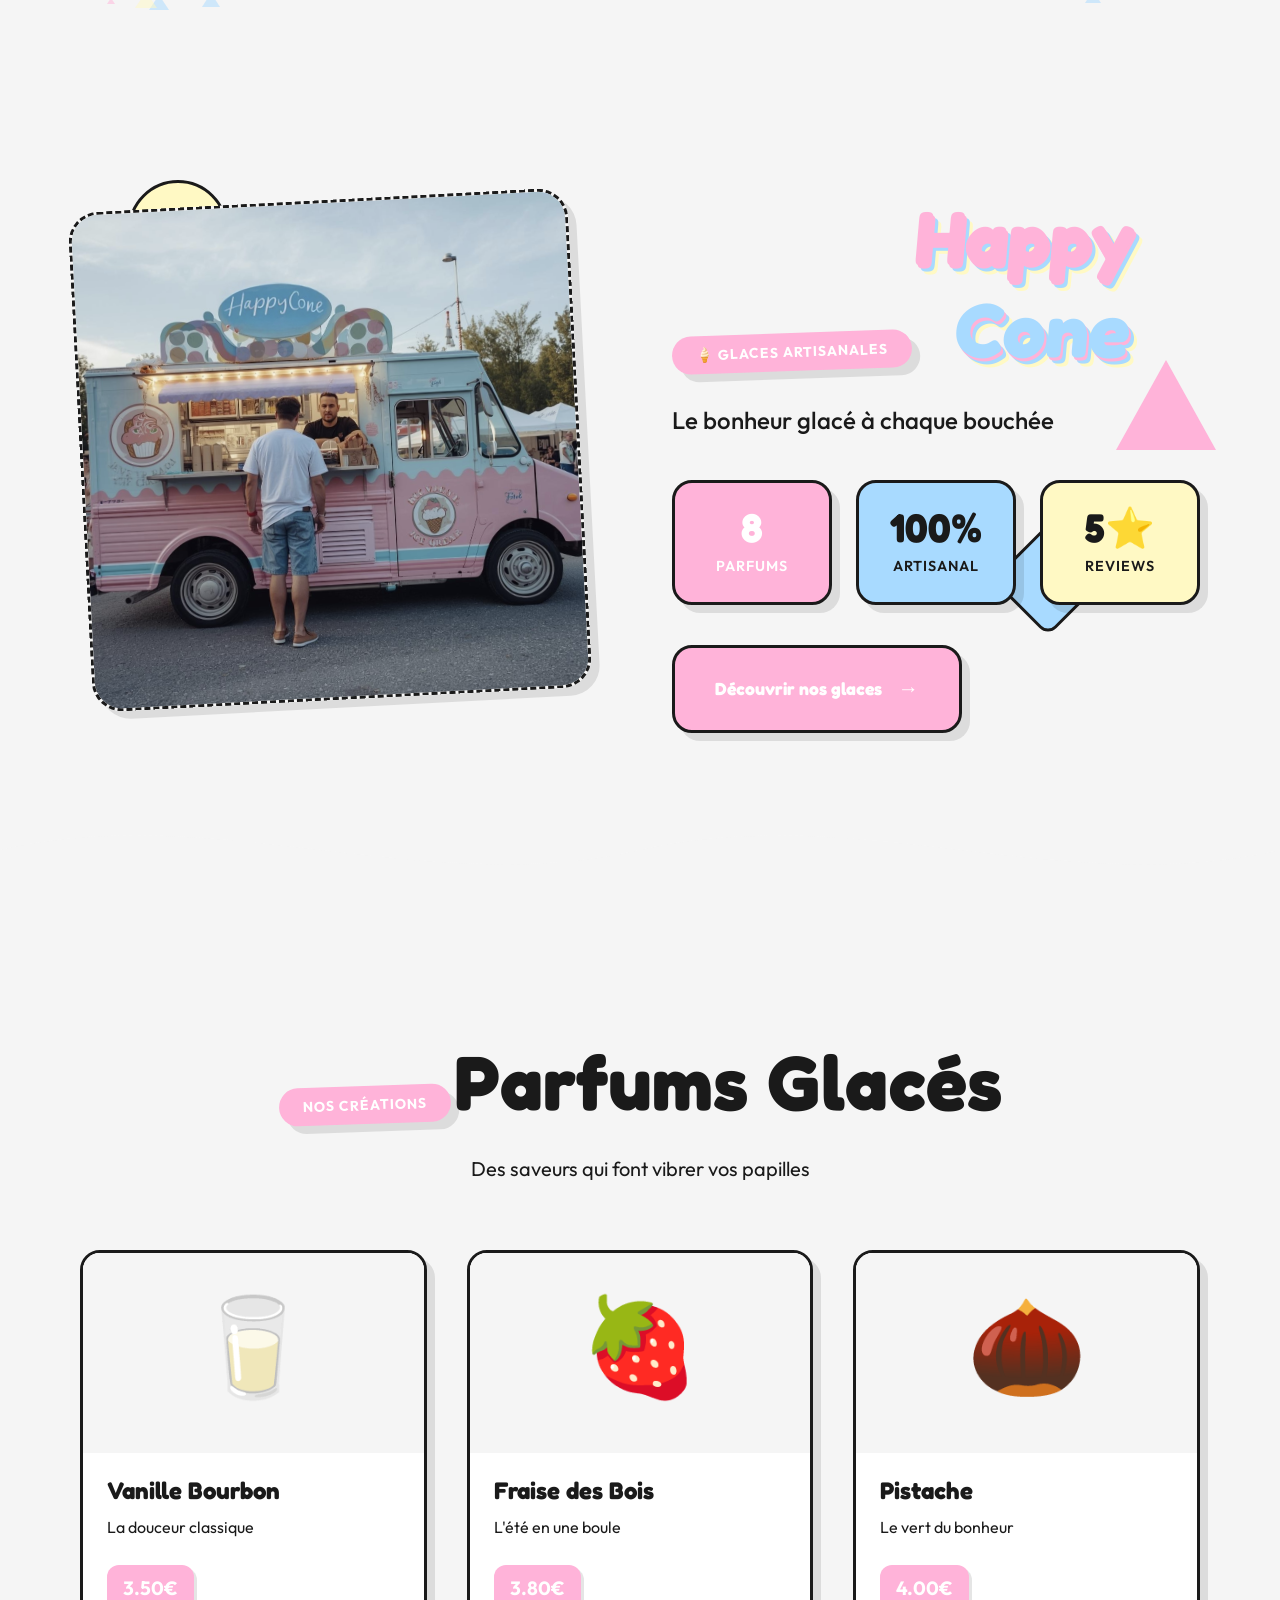
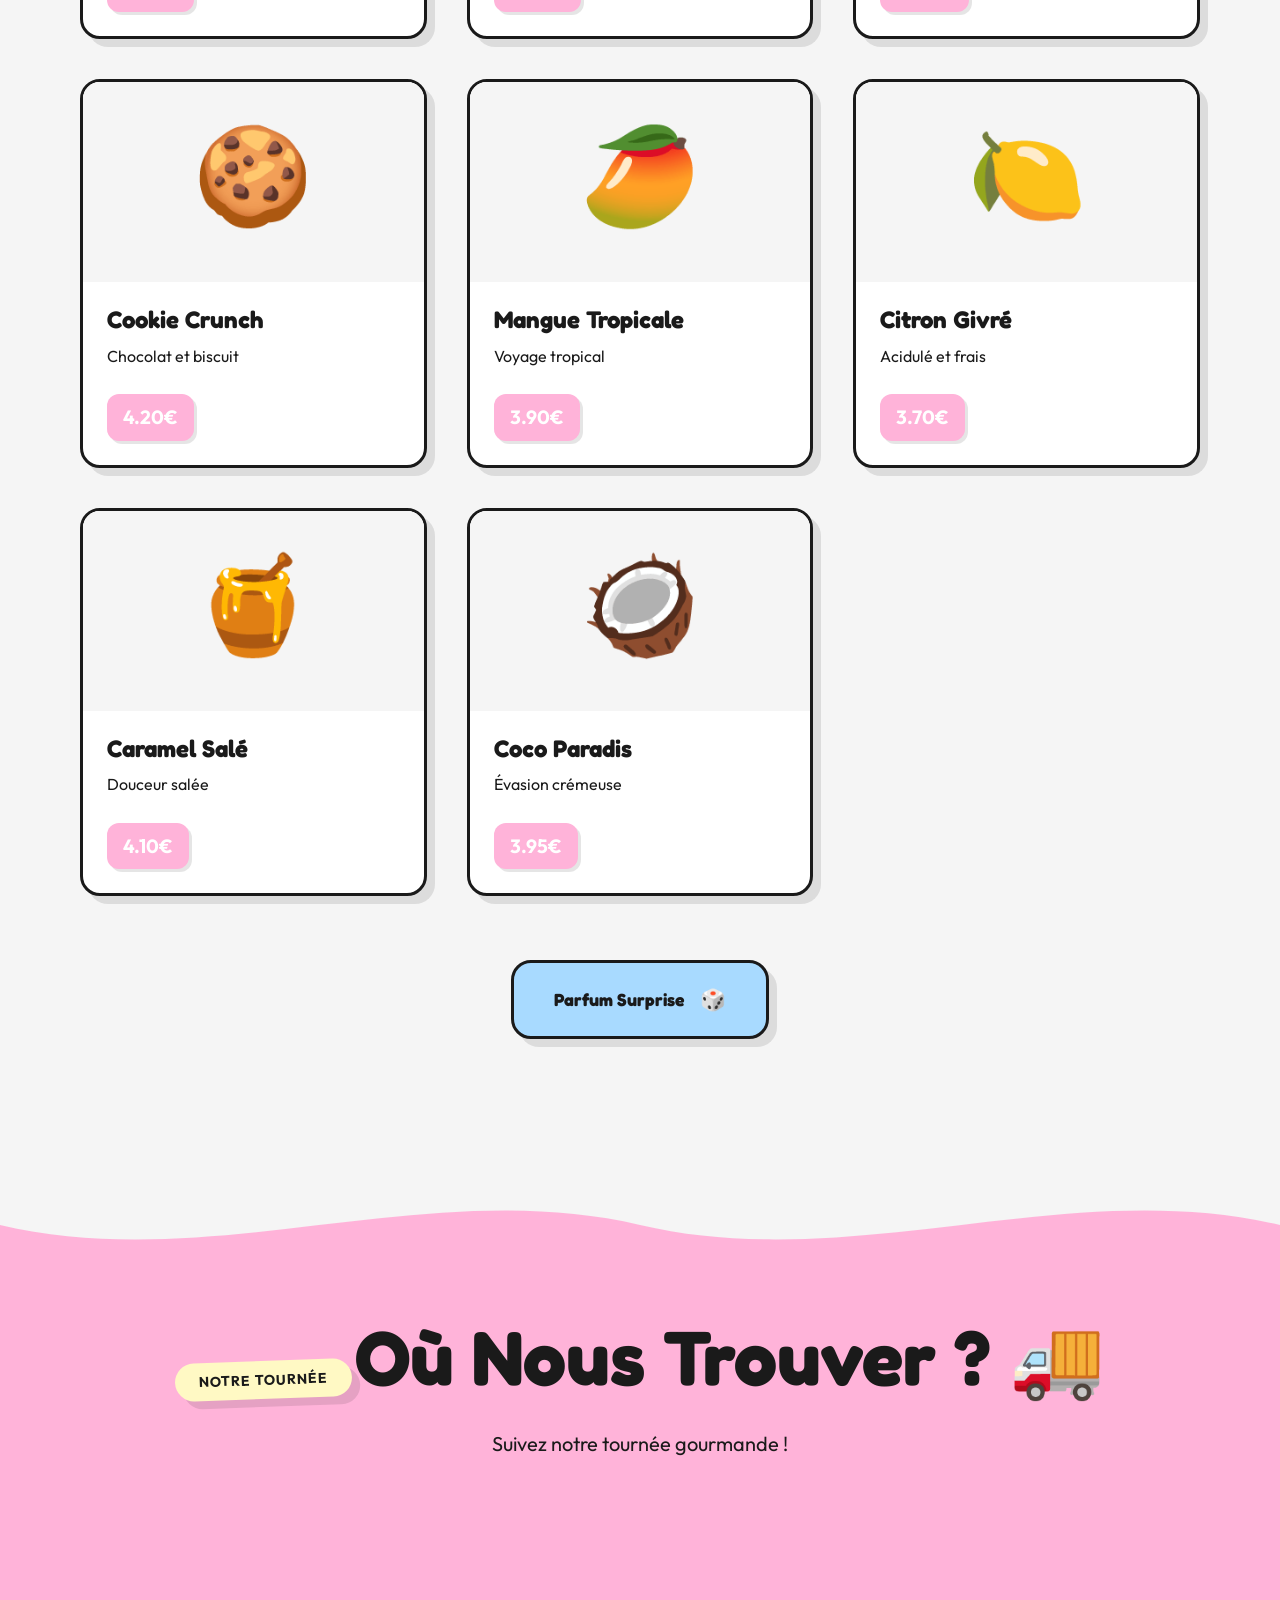
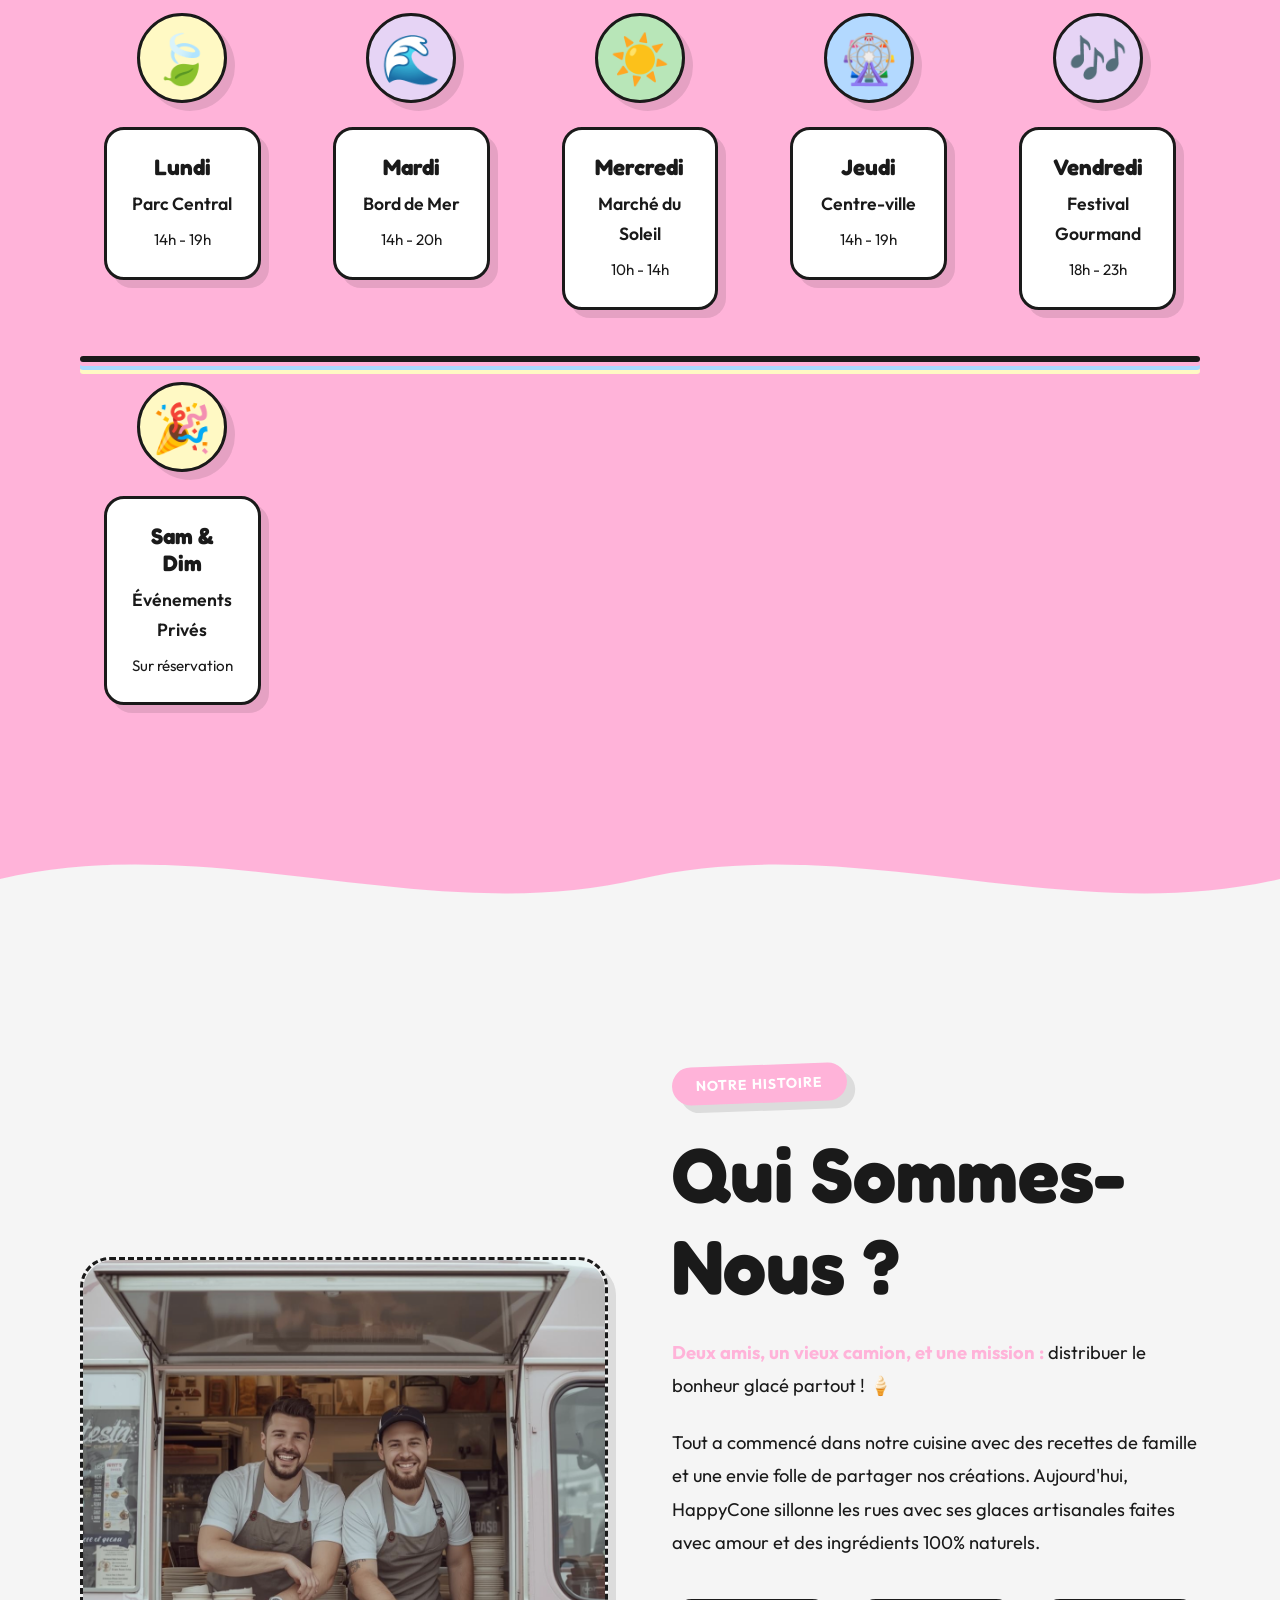
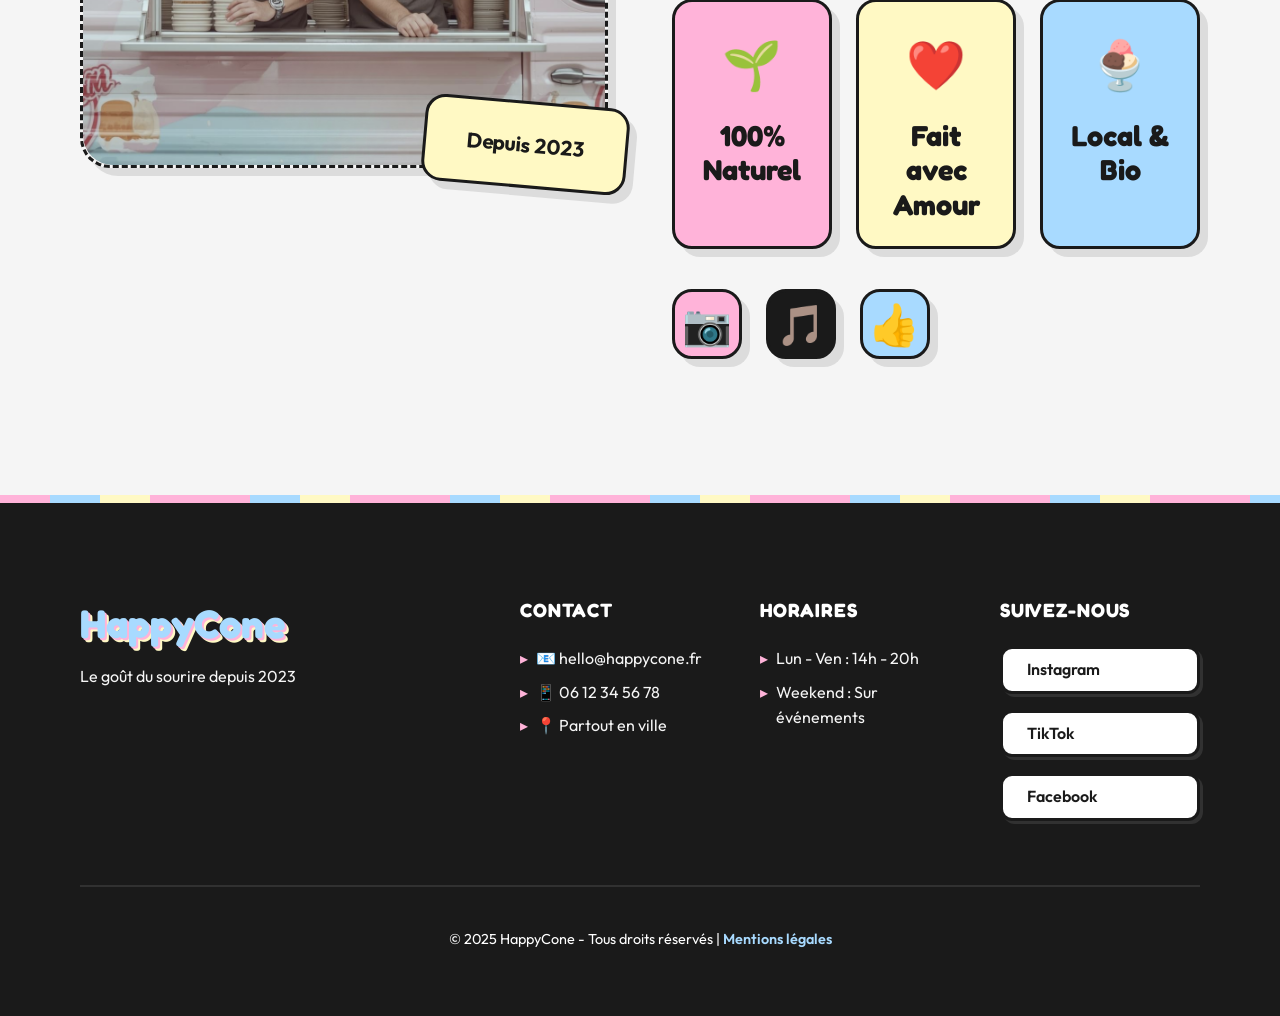
<file: index.html>
<!DOCTYPE html>
<html lang="fr">
  <head>
    <meta charset="UTF-8" />
    <meta name="viewport" content="width=device-width, initial-scale=1.0" />
    <title>HappyCone - Glaces Artisanales 3D 🍦</title>

    <!-- Google Fonts - Style moderne et audacieux -->
    <link rel="preconnect" href="https://fonts.googleapis.com" />
    <link rel="preconnect" href="https://fonts.gstatic.com" crossorigin />
    <link
      href="https://fonts.googleapis.com/css2?family=Fredoka:wght@300;400;500;600;700&family=Outfit:wght@300;400;600;700;800&display=swap"
      rel="stylesheet"
    />

    <!-- CSS Files -->
    <link rel="stylesheet" href="css/main.css" />
    <link rel="stylesheet" href="css/hero.css" />
    <link rel="stylesheet" href="css/parfums.css" />
    <link rel="stylesheet" href="css/emplacements.css" />
    <link rel="stylesheet" href="css/apropos.css" />
    <link rel="stylesheet" href="css/footer.css" />
    <link rel="stylesheet" href="css/animations.css" />
  </head>
  <body>
    <!-- Section Hero / Accueil 3D -->
    <section class="sec-hero" id="accueil">
      <div class="container">
        <div class="hero-grid">
          <div class="hero-image-zone">
            <div class="image-placeholder truck-image">
              <div class="placeholder-content">
                <img
                  src="assets/img/foodtruck.png"
                  alt=""
                  class="foodtruck-img"
                  style="width: 100%; height: 100%; object-fit: contain"
                />
              </div>
            </div>
          </div>

          <!-- Contenu texte -->
          <div class="hero-text-zone">
            <div class="badge-3d">🍦 Glaces Artisanales</div>
            <h1 class="hero-title-3d">
              <span class="word-3d">Happy</span>
              <span class="word-3d">Cone</span>
            </h1>
            <p class="hero-subtitle">Le bonheur glacé à chaque bouchée</p>
            <div class="hero-stats">
              <div class="stat-card">
                <span class="stat-number">8</span>
                <span class="stat-label">Parfums</span>
              </div>
              <div class="stat-card">
                <span class="stat-number">100%</span>
                <span class="stat-label">Artisanal</span>
              </div>
              <div class="stat-card">
                <span class="stat-number">5⭐</span>
                <span class="stat-label">Reviews</span>
              </div>
            </div>
            <a href="#parfums" class="btn-3d primary">
              <span>Découvrir nos glaces</span>
              <span class="btn-icon">→</span>
            </a>
          </div>
        </div>
      </div>

      <!-- Éléments décoratifs 3D -->
      <div class="floating-shapes">
        <div class="shape-3d shape-circle"></div>
        <div class="shape-3d shape-square"></div>
        <div class="shape-3d shape-triangle"></div>
      </div>
    </section>

    <!-- Section Nos Parfums 3D -->
    <section class="sec-parfums" id="parfums">
      <div class="container">
        <div class="section-header">
          <span class="section-badge">Nos Créations</span>
          <h2 class="section-title-3d">Parfums Glacés</h2>
          <p class="section-description">
            Des saveurs qui font vibrer vos papilles
          </p>
        </div>

        <div class="parfums-grid-3d">
          <!-- Carte Vanille -->
          <div class="parfum-card-3d" data-color="#FFF8DC">
            <div class="card-image-zone">
              <div class="image-placeholder">
                <span class="placeholder-icon">🥛</span>
              </div>
            </div>
            <div class="card-content">
              <h3 class="card-title">Vanille Bourbon</h3>
              <p class="card-description">La douceur classique</p>
              <span class="card-price">3.50€</span>
            </div>
            <div class="card-hover-layer"></div>
          </div>

          <!-- Carte Fraise -->
          <div class="parfum-card-3d" data-color="#FF69B4">
            <div class="card-image-zone">
              <div class="image-placeholder">
                <span class="placeholder-icon">🍓</span>
              </div>
            </div>
            <div class="card-content">
              <h3 class="card-title">Fraise des Bois</h3>
              <p class="card-description">L'été en une boule</p>
              <span class="card-price">3.80€</span>
            </div>
            <div class="card-hover-layer"></div>
          </div>

          <!-- Carte Pistache -->
          <div class="parfum-card-3d" data-color="#93C572">
            <div class="card-image-zone">
              <div class="image-placeholder">
                <span class="placeholder-icon">🌰</span>
              </div>
            </div>
            <div class="card-content">
              <h3 class="card-title">Pistache</h3>
              <p class="card-description">Le vert du bonheur</p>
              <span class="card-price">4.00€</span>
            </div>
            <div class="card-hover-layer"></div>
          </div>

          <!-- Carte Cookie -->
          <div class="parfum-card-3d" data-color="#D2691E">
            <div class="card-image-zone">
              <div class="image-placeholder">
                <span class="placeholder-icon">🍪</span>
              </div>
            </div>
            <div class="card-content">
              <h3 class="card-title">Cookie Crunch</h3>
              <p class="card-description">Chocolat et biscuit</p>
              <span class="card-price">4.20€</span>
            </div>
            <div class="card-hover-layer"></div>
          </div>

          <!-- Carte Mangue -->
          <div class="parfum-card-3d" data-color="#FFB347">
            <div class="card-image-zone">
              <div class="image-placeholder">
                <span class="placeholder-icon">🥭</span>
              </div>
            </div>
            <div class="card-content">
              <h3 class="card-title">Mangue Tropicale</h3>
              <p class="card-description">Voyage tropical</p>
              <span class="card-price">3.90€</span>
            </div>
            <div class="card-hover-layer"></div>
          </div>

          <!-- Carte Citron -->
          <div class="parfum-card-3d" data-color="#FFF44F">
            <div class="card-image-zone">
              <div class="image-placeholder">
                <span class="placeholder-icon">🍋</span>
              </div>
            </div>
            <div class="card-content">
              <h3 class="card-title">Citron Givré</h3>
              <p class="card-description">Acidulé et frais</p>
              <span class="card-price">3.70€</span>
            </div>
            <div class="card-hover-layer"></div>
          </div>

          <!-- Carte Caramel -->
          <div class="parfum-card-3d" data-color="#C68642">
            <div class="card-image-zone">
              <div class="image-placeholder">
                <span class="placeholder-icon">🍯</span>
              </div>
            </div>
            <div class="card-content">
              <h3 class="card-title">Caramel Salé</h3>
              <p class="card-description">Douceur salée</p>
              <span class="card-price">4.10€</span>
            </div>
            <div class="card-hover-layer"></div>
          </div>

          <!-- Carte Coco -->
          <div class="parfum-card-3d" data-color="#F5F5DC">
            <div class="card-image-zone">
              <div class="image-placeholder">
                <span class="placeholder-icon">🥥</span>
              </div>
            </div>
            <div class="card-content">
              <h3 class="card-title">Coco Paradis</h3>
              <p class="card-description">Évasion crémeuse</p>
              <span class="card-price">3.95€</span>
            </div>
            <div class="card-hover-layer"></div>
          </div>
        </div>

        <div class="section-cta">
          <button class="btn-3d secondary" id="btn-random">
            <span>Parfum Surprise</span>
            <span class="btn-icon">🎲</span>
          </button>
        </div>
      </div>
    </section>

    <!-- Section Où nous trouver - Timeline V1 -->
    <section class="sec-emplacements" id="emplacements">
      <div class="container">
        <div class="section-header">
          <span class="section-badge">Notre Tournée</span>
          <h2 class="section-title-3d neon-text">Où Nous Trouver ? 🚚</h2>
          <p class="section-description">Suivez notre tournée gourmande !</p>
        </div>

        <div class="timeline-wrapper">
          <div class="timeline-line"></div>
          <div class="timeline-container">
            <!-- Lundi -->
            <div class="timeline-item" data-jour="1">
              <div class="timeline-icon">🍃</div>
              <div class="timeline-content">
                <h3 class="jour">Lundi</h3>
                <p class="lieu">Parc Central</p>
                <p class="horaire">14h - 19h</p>
              </div>
            </div>

            <!-- Mardi -->
            <div class="timeline-item" data-jour="2">
              <div class="timeline-icon">🌊</div>
              <div class="timeline-content">
                <h3 class="jour">Mardi</h3>
                <p class="lieu">Bord de Mer</p>
                <p class="horaire">14h - 20h</p>
              </div>
            </div>

            <!-- Mercredi -->
            <div class="timeline-item" data-jour="3">
              <div class="timeline-icon">☀️</div>
              <div class="timeline-content">
                <h3 class="jour">Mercredi</h3>
                <p class="lieu">Marché du Soleil</p>
                <p class="horaire">10h - 14h</p>
              </div>
            </div>

            <!-- Jeudi -->
            <div class="timeline-item" data-jour="4">
              <div class="timeline-icon">🎡</div>
              <div class="timeline-content">
                <h3 class="jour">Jeudi</h3>
                <p class="lieu">Centre-ville</p>
                <p class="horaire">14h - 19h</p>
              </div>
            </div>

            <!-- Vendredi -->
            <div class="timeline-item" data-jour="5">
              <div class="timeline-icon">🎶</div>
              <div class="timeline-content">
                <h3 class="jour">Vendredi</h3>
                <p class="lieu">Festival Gourmand</p>
                <p class="horaire">18h - 23h</p>
              </div>
            </div>

            <!-- Weekend -->
            <div class="timeline-item" data-jour="6">
              <div class="timeline-icon">🎉</div>
              <div class="timeline-content">
                <h3 class="jour">Sam & Dim</h3>
                <p class="lieu">Événements Privés</p>
                <p class="horaire">Sur réservation</p>
              </div>
            </div>
          </div>
        </div>
      </div>
    </section>

    <!-- Section À propos 3D -->
    <section class="sec-apropos" id="apropos">
      <div class="container">
        <div class="apropos-grid">
          <!-- Image de l'équipe -->
          <div class="team-image-zone">
            <div class="image-placeholder large">
              <div class="placeholder-content">
                <img
                  src="assets/img/equipe.png"
                  alt="Équipe HappyCone"
                  style="
                    width: 100%;
                    height: 100%;
                    object-fit: cover;
                    border-radius: var(--radius-lg);
                  "
                />
              </div>
            </div>
            <div class="team-badge-3d">Depuis 2023</div>
          </div>

          <!-- Texte à propos -->
          <div class="apropos-content">
            <span class="section-badge">Notre Histoire</span>
            <h2 class="section-title-3d">Qui Sommes-Nous ?</h2>
            <p class="apropos-text">
              <strong>Deux amis, un vieux camion, et une mission :</strong>
              distribuer le bonheur glacé partout ! 🍦
            </p>
            <p class="apropos-text">
              Tout a commencé dans notre cuisine avec des recettes de famille et
              une envie folle de partager nos créations. Aujourd'hui, HappyCone
              sillonne les rues avec ses glaces artisanales faites avec amour et
              des ingrédients 100% naturels.
            </p>

            <div class="values-grid">
              <div class="value-card-3d">
                <span class="value-icon">🌱</span>
                <h4>100% Naturel</h4>
              </div>
              <div class="value-card-3d">
                <span class="value-icon">❤️</span>
                <h4>Fait avec Amour</h4>
              </div>
              <div class="value-card-3d">
                <span class="value-icon">🍨</span>
                <h4>Local & Bio</h4>
              </div>
            </div>

            <div class="social-links-3d">
              <a href="#" class="social-btn-3d instagram">
                <span>📷</span>
              </a>
              <a href="#" class="social-btn-3d tiktok">
                <span>🎵</span>
              </a>
              <a href="#" class="social-btn-3d facebook">
                <span>👍</span>
              </a>
            </div>
          </div>
        </div>
      </div>
    </section>

    <!-- Footer 3D -->
    <footer class="sec-footer" id="contact">
      <div class="container">
        <div class="footer-grid">
          <div class="footer-column">
            <h3 class="footer-title-3d">HappyCone</h3>
            <p class="footer-text">Le goût du sourire depuis 2023</p>
          </div>

          <div class="footer-column">
            <h4 class="footer-subtitle">Contact</h4>
            <ul class="footer-list">
              <li>📧 hello@happycone.fr</li>
              <li>📱 06 12 34 56 78</li>
              <li>📍 Partout en ville</li>
            </ul>
          </div>

          <div class="footer-column">
            <h4 class="footer-subtitle">Horaires</h4>
            <ul class="footer-list">
              <li>Lun - Ven : 14h - 20h</li>
              <li>Weekend : Sur événements</li>
            </ul>
          </div>

          <div class="footer-column">
            <h4 class="footer-subtitle">Suivez-nous</h4>
            <div class="footer-social">
              <a href="#" class="footer-social-link">Instagram</a>
              <a href="#" class="footer-social-link">TikTok</a>
              <a href="#" class="footer-social-link">Facebook</a>
            </div>
          </div>
        </div>

        <div class="footer-bottom">
          <p>
            © 2025 HappyCone - Tous droits réservés |
            <a href="#">Mentions légales</a>
          </p>
        </div>
      </div>
    </footer>

    <!-- JavaScript -->
    <script src="js/main.js"></script>
  </body>
</html>
</file>
<file: css/main.css>
/* ========================================
   HAPPYCONE -  CSS PRINCIPAL
   Style 3D Moderne - Sans Dégradés
======================================== */

/* --- VARIABLES GLOBALES - -- */
:root {
  /* 3 Couleurs principales - Glaces */
  --rose-fraise: #ffb3d9; /* Rose fraise pastel */
  --bleu-myrtille: #a8daff; /* Bleu myrtille pastel */
  --jaune-citron: #fff9c4; /* Jaune citron pastel */

  /* Neutres */
  --blanc: #ffffff; /* Blanc pur */
  --noir: #1a1a1a; /* Noir pour texte/bordures */
  --gris-doux: #f5f5f5; /* Gris très clair pour fonds */

  /* Typographies */
  --font-titre: "Fredoka", sans-serif;
  --font-corps: "Outfit", sans-serif;

  /* Espacements */
  --gap-xs: 0.5rem;
  --gap-sm: 1rem;
  --gap-md: 1.5rem;
  --gap-lg: 2.5rem;
  --gap-xl: 4rem;
  --gap-xxl: 6rem;

  /* Ombres 3D */
  --shadow-sm: 0 2px 8px rgba(0, 0, 0, 0.08);
  --shadow-md: 0 4px 16px rgba(0, 0, 0, 0.12);
  --shadow-lg: 0 8px 32px rgba(0, 0, 0, 0.16);
  --shadow-xl: 0 16px 48px rgba(0, 0, 0, 0.2);
  --shadow-3d: 8px 8px 0 rgba(0, 0, 0, 0.1);
  --shadow-3d-hover: 12px 12px 0 rgba(0, 0, 0, 0.15);

  /* Borders */
  --border-size: 3px;
  --radius-sm: 12px;
  --radius-md: 20px;
  --radius-lg: 30px;
  --radius-full: 50%;

  /* Transitions */
  --trans-fast: 0.2s cubic-bezier(0.4, 0, 0.2, 1);
  --trans-smooth: 0.4s cubic-bezier(0.4, 0, 0.2, 1);
  --trans-slow: 0.6s cubic-bezier(0.4, 0, 0.2, 1);
}

/* --- RESET & BASE --- */
* {
  margin: 0;
  padding: 0;
  box-sizing: border-box;
}

html {
  scroll-behavior: smooth;
  font-size: 16px;
}

body {
  font-family: var(--font-corps);
  line-height: 1.6;
  color: var(--noir);
  background: var(--blanc);
  overflow-x: hidden;
}

/* --- TYPOGRAPHIE --- */
h1,
h2,
h3,
h4,
h5,
h6 {
  font-family: var(--font-titre);
  font-weight: 700;
  line-height: 1.2;
}

h1 {
  font-size: clamp(2.5rem, 6vw, 4.5rem);
}
h2 {
  font-size: clamp(2rem, 5vw, 3.5rem);
}
h3 {
  font-size: clamp(1.5rem, 4vw, 2.5rem);
}
h4 {
  font-size: clamp(1.2rem, 3vw, 1.8rem);
}

p {
  font-size: clamp(1rem, 2vw, 1.125rem);
  line-height: 1.7;
}

/* --- CONTENEURS --- */
.container {
  width: 90%;
  max-width: 1300px;
  margin: 0 auto;
  padding: var(--gap-lg) var(--gap-sm);
}

section {
  padding: var(--gap-xxl) 0;
  position: relative;
}

/* --- BADGES --- */
.section-badge,
.badge-3d {
  display: inline-block;
  padding: var(--gap-xs) var(--gap-md);
  background: var(--rose-fraise);
  color: var(--blanc);
  font-weight: 700;
  font-size: 0.875rem;
  text-transform: uppercase;
  letter-spacing: 1px;
  border-radius: var(--radius-lg);
  box-shadow: var(--shadow-3d);
  transform: rotate(-2deg);
  margin-bottom: var(--gap-md);
}

/* --- TITRES 3D --- */
.section-title-3d,
.hero-title-3d {
  font-size: clamp(2.5rem, 6vw, 5rem);
  font-weight: 800;
  margin-bottom: var(--gap-md);
  position: relative;
  display: inline-block;
}

.word-3d {
  display: block;
  color: var(--noir);
  text-shadow: 3px 3px 0 var(--rose-fraise), 6px 6px 0 var(--bleu-myrtille),
    9px 9px 0 var(--jaune-citron);
  transform: skew(-5deg);
  transition: var(--trans-smooth);
}

.word-3d:hover {
  transform: skew(-5deg) translateX(5px);
}

/* --- SECTION HEADER --- */
.section-header {
  text-align: center;
  margin-bottom: var(--gap-xl);
}

.section-description {
  font-size: 1.25rem;
  color: var(--noir);
  max-width: 600px;
  margin: 0 auto;
}

/* --- BOUTONS 3D --- */
.btn-3d {
  display: inline-flex;
  align-items: center;
  gap: var(--gap-sm);
  padding: var(--gap-md) var(--gap-lg);
  font-family: var(--font-titre);
  font-size: 1.1rem;
  font-weight: 700;
  border: var(--border-size) solid var(--noir);
  border-radius: var(--radius-md);
  cursor: pointer;
  transition: var(--trans-smooth);
  position: relative;
  overflow: hidden;
  text-decoration: none;
}

.btn-3d.primary {
  background: var(--rose-fraise);
  color: var(--blanc);
  box-shadow: var(--shadow-3d);
}

.btn-3d.primary:hover {
  background: var(--jaune-citron);
  transform: translate(-4px, -4px);
  box-shadow: var(--shadow-3d-hover);
}

.btn-3d.secondary {
  background: var(--bleu-myrtille);
  color: var(--noir);
  box-shadow: var(--shadow-3d);
}

.btn-3d.secondary:hover {
  background: var(--jaune-citron);
  transform: translate(-4px, -4px);
  box-shadow: var(--shadow-3d-hover);
}

.btn-3d:active {
  transform: translate(0, 0);
  box-shadow: 0 0 0 rgba(0, 0, 0, 0.1);
}

.btn-icon {
  font-size: 1.3rem;
  transition: var(--trans-fast);
}

.btn-3d:hover .btn-icon {
  transform: translateX(5px);
}

/* --- ZONES D'IMAGES PLACEHOLDER --- */
.image-placeholder {
  width: 100%;
  height: 100%;
  background: var(--gris-doux);
  border: var(--border-size) dashed var(--noir);
  border-radius: var(--radius-md);
  display: flex;
  flex-direction: column;
  align-items: center;
  justify-content: center;
  transition: var(--trans-smooth);
  position: relative;
  overflow: hidden;
}

.image-placeholder::before {
  content: "";
  position: absolute;
  top: 0;
  left: -100%;
  width: 100%;
  height: 100%;
  background: linear-gradient(
    90deg,
    transparent,
    rgba(255, 255, 255, 0.3),
    transparent
  );
  animation: shimmer 2s infinite;
}

.image-placeholder:hover {
  border-color: var(--rose-fraise);
  background: var(--blanc);
  transform: scale(1.02);
}

.placeholder-content {
  text-align: center;
  padding: 0;
}

.placeholder-icon {
  font-size: 4rem;
  display: block;
  margin-bottom: var(--gap-sm);
  filter: grayscale(0.5);
}

.placeholder-text {
  font-size: 0.9rem;
  color: var(--noir);
  font-weight: 500;
}

.image-placeholder.small {
  min-height: 120px;
}

.image-placeholder.large {
  min-height: 400px;
}

/* --- FORMES FLOTTANTES 3D --- */
.floating-shapes {
  position: absolute;
  top: 0;
  left: 0;
  width: 100%;
  height: 100%;
  pointer-events: none;
  overflow: hidden;
  z-index: 0;
}

.shape-3d {
  position: absolute;
  border: var(--border-size) solid var(--noir);
  animation: float-shape 6s ease-in-out infinite;
}

.shape-circle {
  width: 100px;
  height: 100px;
  background: var(--jaune-citron);
  border-radius: var(--radius-full);
  top: 20%;
  left: 10%;
  animation-delay: 0s;
}

.shape-square {
  width: 80px;
  height: 80px;
  background: var(--bleu-myrtille);
  border-radius: var(--radius-sm);
  top: 60%;
  right: 15%;
  animation-delay: 1s;
  transform: rotate(45deg);
}

.shape-triangle {
  width: 0;
  height: 0;
  border-left: 50px solid transparent;
  border-right: 50px solid transparent;
  border-bottom: 90px solid var(--rose-fraise);
  border-top: none;
  top: 40%;
  right: 5%;
  animation-delay: 2s;
}

/* --- ANIMATIONS --- */
@keyframes float-shape {
  0%,
  100% {
    transform: translateY(0) rotate(0deg);
  }
  50% {
    transform: translateY(-30px) rotate(180deg);
  }
}

@keyframes shimmer {
  0% {
    left: -100%;
  }
  100% {
    left: 100%;
  }
}

/* --- GRILLES --- */
.grid-2 {
  display: grid;
  grid-template-columns: repeat(auto-fit, minmax(300px, 1fr));
  gap: var(--gap-lg);
}

.grid-3 {
  display: grid;
  grid-template-columns: repeat(auto-fit, minmax(250px, 1fr));
  gap: var(--gap-lg);
}

/* --- RESPONSIVE --- */
@media (max-width: 768px) {
  :root {
    --gap-xl: 3rem;
    --gap-xxl: 4rem;
  }

  section {
    padding: var(--gap-xl) 0;
  }

  .container {
    width: 95%;
  }

  .word-3d {
    text-shadow: 2px 2px 0 var(--rose-fraise), 4px 4px 0 var(--bleu-myrtille);
  }
}

@media (max-width: 480px) {
  html {
    font-size: 14px;
  }

  .btn-3d {
    padding: var(--gap-sm) var(--gap-md);
    font-size: 1rem;
  }

  .shape-3d {
    opacity: 0.3;
  }
}

/* --- UTILITAIRES --- */
.text-center {
  text-align: center;
}
.hidden {
  display: none;
}
.visible {
  display: block;
}
</file>
<file: css/hero.css>
/* ========================================
   SECTION HERO -  Style 3D
======================================== */

.sec-hero {
  min-height: 100vh;
  background: var(--gris-doux);
  position: relative;
  display: flex;
  align-items: center;
  padding: var(--gap-xxl) 0;
  overflow: hidden;

  /* Transition en vague en bas */
  &::after {
    content: "";
    position: absolute;
    bottom: 0;
    left: 0;
    width: 100%;
    height: 100px;
    background-image: url("data:image/svg+xml,%3Csvg xmlns='http://www.w3.org/2000/svg' viewBox='0 0 1440 100' preserveAspectRatio='none'%3E%3Cpath fill='%23f5f5f5' d='M0,50 C240,0 480,100 720,50 C960,0 1200,100 1440,50 L1440,100 L0,100 Z'%3E%3C/path%3E%3C/svg%3E");
    background-size: cover;
    background-position: bottom center;
    z-index: 1;
  }

  & .container {
    position: relative;
    z-index: 1;
  }

  /* Grille Hero */
  & .hero-grid {
    display: grid;
    grid-template-columns: 1fr 1fr;
    gap: var(--gap-xl);
    align-items: center;
  }

  /* Zone Image du Camion */
  & .hero-image-zone {
    position: relative;
    animation: slide-in-left 0.8s ease-out;
    overflow: visible;

    & .truck-image {
      width: 100%;
      max-width: 500px;
      height: auto;
      aspect-ratio: 1;
      display: block;
      border-radius: var(--radius-lg);
      transform: rotate(-3deg);
      transition: var(--trans-smooth);
      box-shadow: var(--shadow-3d);

      &:hover {
        transform: rotate(0deg) scale(1.05);
        box-shadow: var(--shadow-3d-hover);
      }
    }

    & .placeholder-content {
      padding: 0rem;
      & .placeholder-icon {
        font-size: 8rem;
        animation: truck-bounce 2s ease-in-out infinite;
      }
      .foodtruck-img {
        width: 100%;
        height: 100%;
        object-fit: contain;
        display: block;
      }
    }
  }

  /* Zone Texte */
  & .hero-text-zone {
    animation: slide-in-right 0.8s ease-out;

    & .badge-3d {
      animation: badge-pop 0.6s ease-out 0.3s backwards;
    }

    & .hero-title-3d {
      margin: var(--gap-md) 0;
      animation: title-reveal 0.8s ease-out 0.5s backwards;

      & .word-3d:nth-child(1) {
        color: var(--rose-fraise);
      }

      & .word-3d:nth-child(2) {
        color: var(--bleu-myrtille);
        margin-left: 40px;
      }
    }

    & .hero-subtitle {
      font-size: 1.5rem;
      color: var(--noir);
      margin-bottom: var(--gap-lg);
      font-weight: 500;
      animation: fade-up 0.8s ease-out 0.7s backwards;
    }

    /* Stats Cards */
    & .hero-stats {
      display: flex;
      gap: var(--gap-md);
      margin-bottom: var(--gap-lg);
      flex-wrap: wrap;

      & .stat-card {
        flex: 1;
        min-width: 100px;
        background: var(--blanc);
        border: var(--border-size) solid var(--noir);
        border-radius: var(--radius-md);
        padding: var(--gap-md);
        text-align: center;
        box-shadow: var(--shadow-3d);
        transition: var(--trans-smooth);
        animation: stat-pop 0.6s ease-out backwards;

        &:nth-child(1) {
          animation-delay: 0.9s;
          background: var(--rose-fraise);
          color: var(--blanc);
        }

        &:nth-child(2) {
          animation-delay: 1s;
          background: var(--bleu-myrtille);
        }

        &:nth-child(3) {
          animation-delay: 1.1s;
          background: var(--jaune-citron);
        }

        &:hover {
          transform: translateY(-8px) rotate(3deg);
          box-shadow: var(--shadow-3d-hover);
        }

        & .stat-number {
          display: block;
          font-size: 2.5rem;
          font-weight: 800;
          font-family: var(--font-titre);
          line-height: 1;
        }

        & .stat-label {
          display: block;
          font-size: 0.9rem;
          font-weight: 600;
          text-transform: uppercase;
          letter-spacing: 1px;
          margin-top: var(--gap-xs);
        }
      }
    }

    & .btn-3d {
      animation: btn-appear 0.6s ease-out 1.3s backwards;
    }
  }
}

/* --- ANIMATIONS KEYFRAMES --- */

@keyframes slide-in-left {
  from {
    opacity: 0;
    transform: translateX(-100px);
  }
  to {
    opacity: 1;
    transform: translateX(0);
  }
}

@keyframes slide-in-right {
  from {
    opacity: 0;
    transform: translateX(100px);
  }
  to {
    opacity: 1;
    transform: translateX(0);
  }
}

@keyframes badge-pop {
  from {
    opacity: 0;
    transform: scale(0) rotate(-45deg);
  }
  to {
    opacity: 1;
    transform: scale(1) rotate(-2deg);
  }
}

@keyframes title-reveal {
  from {
    opacity: 0;
    transform: translateY(30px);
  }
  to {
    opacity: 1;
    transform: translateY(0);
  }
}

@keyframes fade-up {
  from {
    opacity: 0;
    transform: translateY(20px);
  }
  to {
    opacity: 1;
    transform: translateY(0);
  }
}

@keyframes stat-pop {
  from {
    opacity: 0;
    transform: scale(0.5);
  }
  to {
    opacity: 1;
    transform: scale(1);
  }
}

@keyframes btn-appear {
  from {
    opacity: 0;
    transform: translateY(20px) scale(0.9);
  }
  to {
    opacity: 1;
    transform: translateY(0) scale(1);
  }
}

@keyframes truck-bounce {
  0%,
  100% {
    transform: translateY(0);
  }
  50% {
    transform: translateY(-20px);
  }
}

/* --- RESPONSIVE --- */
@media (max-width: 1024px) {
  .sec-hero {
    & .hero-grid {
      grid-template-columns: 1fr;
      gap: var(--gap-lg);
    }

    & .hero-image-zone {
      order: 2;
      display: flex;
      justify-content: center;

      & .truck-image {
        max-width: 400px;
      }
    }

    & .hero-text-zone {
      order: 1;
      text-align: center;

      & .hero-title-3d {
        & .word-3d:nth-child(2) {
          margin-left: 0;
        }
      }

      & .hero-stats {
        justify-content: center;
      }
    }
  }
}

@media (max-width: 768px) {
  .sec-hero {
    & .hero-image-zone {
      & .truck-image {
        max-width: 300px;
        transform: rotate(0deg);
      }

      & .placeholder-content {
        & .placeholder-icon {
          font-size: 5rem;
        }
      }
    }

    & .hero-text-zone {
      & .hero-stats {
        & .stat-card {
          min-width: 80px;

          & .stat-number {
            font-size: 2rem;
          }

          & .stat-label {
            font-size: 0.75rem;
          }
        }
      }
    }
  }
}

@media (max-width: 480px) {
  .sec-hero {
    & .hero-image-zone {
      & .truck-image {
        max-width: 250px;
      }
    }

    & .hero-text-zone {
      & .hero-stats {
        flex-direction: column;

        & .stat-card {
          width: 100%;
        }
      }
    }
  }
}
</file>
<file: css/parfums.css>
/* ========================================
   SECTION PARFUMS -  Cartes 3D
======================================== */

.sec-parfums {
  background: var(--gris-doux);
  position: relative;

  /* Motif décoratif */
  &::after {
    content: "🍦";
    position: absolute;
    font-size: 15rem;
    opacity: 0.03;
    top: 50%;
    left: 50%;
    transform: translate(-50%, -50%);
    pointer-events: none;
  }

  & .container {
    position: relative;
    z-index: 1;
  }

  /* Grille des parfums 3D */
  & .parfums-grid-3d {
    display: grid;
    grid-template-columns: repeat(auto-fill, minmax(280px, 1fr));
    gap: var(--gap-lg);
    margin-bottom: var(--gap-xl);
  }

  /* Carte Parfum 3D */
  & .parfum-card-3d {
    background: var(--blanc);
    border: var(--border-size) solid var(--noir);
    border-radius: var(--radius-md);
    overflow: hidden;
    position: relative;
    transition: var(--trans-smooth);
    cursor: pointer;
    box-shadow: var(--shadow-3d);

    &:hover {
      transform: translateY(-8px) rotate(2deg);
      box-shadow: var(--shadow-3d-hover);

      & .card-image-zone {
        transform: scale(1.1);
      }

      & .card-hover-layer {
        opacity: 0.1;
      }

      & .card-title {
        color: var(--rose-fraise);
      }

      & .card-price {
        transform: scale(1.2);
        background: var(--bleu-myrtille);
      }
    }

    /* Zone Image */
    & .card-image-zone {
      height: 200px;
      background: var(--gris-doux);
      display: flex;
      align-items: center;
      justify-content: center;
      transition: var(--trans-smooth);
      position: relative;
      overflow: hidden;

      & .image-placeholder {
        width: 100%;
        height: 100%;
        border: none;
        border-radius: 0;

        & .placeholder-icon {
          font-size: 6rem;
          filter: none;
          animation: icon-float 3s ease-in-out infinite;
        }
      }
    }

    /* Contenu de la carte */
    & .card-content {
      padding: var(--gap-md);
      position: relative;
      z-index: 2;
    }

    & .card-title {
      font-size: 1.5rem;
      font-weight: 700;
      color: var(--noir);
      margin-bottom: var(--gap-xs);
      transition: var(--trans-fast);
    }

    & .card-description {
      font-size: 1rem;
      color: var(--noir);
      margin-bottom: var(--gap-md);
    }

    & .card-price {
      display: inline-block;
      padding: var(--gap-xs) var(--gap-sm);
      background: var(--rose-fraise);
      color: var(--blanc);
      font-weight: 700;
      font-size: 1.2rem;
      border-radius: var(--radius-sm);
      transition: var(--trans-smooth);
      box-shadow: 3px 3px 0 rgba(0, 0, 0, 0.1);
    }

    /* Layer de hover */
    & .card-hover-layer {
      position: absolute;
      top: 0;
      left: 0;
      right: 0;
      bottom: 0;
      background: var(--rose-fraise);
      opacity: 0;
      transition: var(--trans-smooth);
      pointer-events: none;
      z-index: 1;
    }
  }

  /* Variations de couleur par carte */
  & .parfum-card-3d:nth-child(1) {
    & .card-hover-layer {
      background: var(--jaune-citron);
    }
  }

  & .parfum-card-3d:nth-child(2) {
    & .card-hover-layer {
      background: var(--rose-fraise);
    }
  }

  & .parfum-card-3d:nth-child(3) {
    & .card-hover-layer {
      background: var(--bleu-myrtille);
    }
  }

  & .parfum-card-3d:nth-child(4) {
    & .card-hover-layer {
      background: var(--rose-fraise);
    }
  }

  & .parfum-card-3d:nth-child(5) {
    & .card-hover-layer {
      background: var(--jaune-citron);
    }
  }

  & .parfum-card-3d:nth-child(6) {
    & .card-hover-layer {
      background: var(--jaune-citron);
    }
  }

  & .parfum-card-3d:nth-child(7) {
    & .card-hover-layer {
      background: var(--bleu-myrtille);
    }
  }

  & .parfum-card-3d:nth-child(8) {
    & .card-hover-layer {
      background: var(--bleu-myrtille);
    }
  }

  /* Animation d'explosion */
  & .parfum-card-3d.explode {
    animation: card-explode-3d 0.6s ease-out;
  }

  /* Section CTA */
  & .section-cta {
    text-align: center;
    margin-top: var(--gap-lg);
  }
}

/* --- ANIMATIONS KEYFRAMES --- */

@keyframes icon-float {
  0%,
  100% {
    transform: translateY(0) rotate(0deg);
  }
  25% {
    transform: translateY(-10px) rotate(-5deg);
  }
  50% {
    transform: translateY(-15px) rotate(0deg);
  }
  75% {
    transform: translateY(-10px) rotate(5deg);
  }
}

@keyframes card-explode-3d {
  0% {
    transform: translateY(-8px) rotate(2deg) scale(1);
  }
  50% {
    transform: translateY(-20px) rotate(5deg) scale(1.1);
    box-shadow: 16px 16px 0 rgba(0, 0, 0, 0.2);
  }
  100% {
    transform: translateY(-8px) rotate(2deg) scale(1);
  }
}

/* --- RESPONSIVE --- */
@media (max-width: 1024px) {
  .sec-parfums {
    & .parfums-grid-3d {
      grid-template-columns: repeat(auto-fill, minmax(240px, 1fr));
      gap: var(--gap-md);
    }
  }
}

@media (max-width: 768px) {
  .sec-parfums {
    & .parfums-grid-3d {
      grid-template-columns: repeat(auto-fill, minmax(200px, 1fr));
      gap: var(--gap-sm);
    }

    & .parfum-card-3d {
      & .card-image-zone {
        height: 150px;

        & .image-placeholder {
          & .placeholder-icon {
            font-size: 4rem;
          }
        }
      }

      & .card-content {
        padding: var(--gap-sm);
      }

      & .card-title {
        font-size: 1.3rem;
      }

      & .card-description {
        font-size: 0.9rem;
      }

      & .card-price {
        font-size: 1rem;
      }
    }
  }
}

@media (max-width: 480px) {
  .sec-parfums {
    & .parfums-grid-3d {
      grid-template-columns: 1fr;
    }

    & .parfum-card-3d {
      &:hover {
        transform: translateY(-4px) rotate(0deg);
      }
    }
  }
}
</file>
<file: css/emplacements.css>
/* ========================================
   SECTION EMPLACEMENTS -  Timeline V1 Style
======================================== */

.sec-emplacements {
  background: var(--rose-fraise);
  position: relative;
  overflow: hidden;

  /* Transition en vague en haut */
  &::before {
    content: "";
    position: absolute;
    top: 0;
    left: 0;
    width: 100%;
    height: 100px;
    background-image: url("data:image/svg+xml,%3Csvg xmlns='http://www.w3.org/2000/svg' viewBox='0 0 1440 100' preserveAspectRatio='none'%3E%3Cpath fill='%23f5f5f5' d='M0,50 C240,100 480,0 720,50 C960,100 1200,0 1440,50 L1440,0 L0,0 Z'%3E%3C/path%3E%3C/svg%3E");
    background-size: cover;
    background-position: top center;
    z-index: 1;
  }

  /* Transition en vague en bas */
  &::after {
    content: "";
    position: absolute;
    bottom: 0;
    left: 0;
    width: 100%;
    height: 100px;
    background-image: url("data:image/svg+xml,%3Csvg xmlns='http://www.w3.org/2000/svg' viewBox='0 0 1440 100' preserveAspectRatio='none'%3E%3Cpath fill='%23f5f5f5' d='M0,50 C240,0 480,100 720,50 C960,0 1200,100 1440,50 L1440,100 L0,100 Z'%3E%3C/path%3E%3C/svg%3E");
    background-size: cover;
    background-position: bottom center;
    z-index: 1;
  }

  & .container {
    position: relative;
    z-index: 2;
  }

  & .section-header {
    text-align: center;
    margin-bottom: var(--gap-xl);
  }

  & .section-badge {
    background: var(--jaune-citron);
    color: var(--noir);
  }

  & .section-title-3d {
    color: var(--noir);
  }

  & .section-description {
    color: var(--noir);
  }

  /* Wrapper de la timeline */
  & .timeline-wrapper {
    position: relative;
    padding: var(--gap-xl) 0;
    margin-top: var(--gap-lg);
  }

  /* Ligne de timeline horizontale 3D */
  & .timeline-line {
    position: absolute;
    top: 50%;
    left: 0;
    right: 0;
    height: 6px;
    background: var(--noir);
    transform: translateY(-50%);
    border-radius: var(--radius-lg);
    box-shadow: 0 4px 0 var(--rose-fraise), 0 8px 0 var(--bleu-myrtille),
      0 12px 0 var(--jaune-citron);
    z-index: 1;
  }

  /* Conteneur des items */
  & .timeline-container {
    display: grid;
    grid-template-columns: repeat(auto-fit, minmax(180px, 1fr));
    gap: var(--gap-md);
    position: relative;
    z-index: 2;
  }

  /* Item de timeline */
  & .timeline-item {
    display: flex;
    flex-direction: column;
    align-items: center;
    text-align: center;
    padding: var(--gap-md);
    position: relative;
    transition: var(--trans-smooth);
    cursor: pointer;

    &:hover {
      transform: translateY(-15px) scale(1.05);

      & .timeline-icon {
        transform: scale(1.3) rotate(15deg);
        box-shadow: var(--shadow-3d-hover);
        background: var(--jaune-citron);
      }

      & .timeline-content {
        background: var(--blanc);
        box-shadow: var(--shadow-3d-hover);
        border-color: var(--rose-fraise);

        & .jour {
          color: var(--rose-fraise);
        }

        & .lieu {
          color: var(--noir);
        }
      }
    }

    /* Icône du jour - Style 3D */
    & .timeline-icon {
      width: 90px;
      height: 90px;
      border-radius: var(--radius-full);
      background: var(--blanc);
      border: var(--border-size) solid var(--noir);
      display: flex;
      align-items: center;
      justify-content: center;
      font-size: 3rem;
      margin-bottom: var(--gap-md);
      box-shadow: var(--shadow-3d);
      transition: var(--trans-smooth);
      position: relative;
      z-index: 3;
    }

    /* Contenu du jour */
    & .timeline-content {
      background: var(--blanc);
      border: var(--border-size) solid var(--noir);
      padding: var(--gap-md);
      border-radius: var(--radius-md);
      transition: var(--trans-smooth);
      width: 100%;
      box-shadow: var(--shadow-3d);

      & .jour {
        font-size: 1.4rem;
        font-weight: 700;
        color: var(--noir);
        margin-bottom: var(--gap-xs);
        font-family: var(--font-titre);
      }

      & .lieu {
        font-size: 1.1rem;
        color: var(--noir);
        font-weight: 600;
        margin-bottom: var(--gap-xs);
      }

      & .horaire {
        font-size: 0.95rem;
        color: var(--noir);
        font-weight: 400;
      }
    }

    /* Jour actuel mis en évidence - Style 3D */
    &.active {
      & .timeline-icon {
        background: var(--jaune-citron);
        animation: pulse-glow-3d 2s ease-in-out infinite;
        box-shadow: var(--shadow-3d-hover), 0 0 30px var(--jaune-citron);
        transform: scale(1.2);
      }

      & .timeline-content {
        background: var(--jaune-citron);
        border-color: var(--noir);
        border-width: 4px;
        box-shadow: var(--shadow-3d-hover), 0 0 0 4px var(--jaune-citron);

        & .jour {
          color: var(--noir);
          font-size: 1.5rem;
        }

        & .lieu {
          color: var(--noir);
          font-weight: 700;
        }

        & .horaire {
          color: var(--noir);
          font-weight: 600;
        }
      }
    }
  }

  /* Variations de couleur par jour */
  & .timeline-item:nth-child(1) {
    & .timeline-icon {
      background: var(--jaune-citron);
    }
  }

  & .timeline-item:nth-child(2) {
    & .timeline-icon {
      background: #e6d4f5;
      color: var(--blanc);
    }
  }

  & .timeline-item:nth-child(3) {
    & .timeline-icon {
      background: #b8e6b8;
    }
  }

  & .timeline-item:nth-child(4) {
    & .timeline-icon {
      background: #b3d9ff;
      color: var(--blanc);
    }
  }

  & .timeline-item:nth-child(5) {
    & .timeline-icon {
      background: #e6d4f5;
      color: var(--blanc);
    }
  }

  & .timeline-item:nth-child(6) {
    & .timeline-icon {
      background: var(--jaune-citron);
    }
  }
}

/* --- ANIMATIONS KEYFRAMES --- */

/* Route qui défile */
@keyframes road-scroll {
  0% {
    transform: translate(-50%, -50%) translateX(0);
  }
  100% {
    transform: translate(-50%, -50%) translateX(-100px);
  }
}

/* Pulsation lumineuse 3D */
@keyframes pulse-glow-3d {
  0%,
  100% {
    box-shadow: var(--shadow-3d-hover), 0 0 20px var(--jaune-citron),
      0 0 40px var(--rose-fraise);
  }
  50% {
    box-shadow: var(--shadow-3d-hover), 0 0 40px var(--jaune-citron),
      0 0 60px var(--rose-fraise), 0 0 80px var(--bleu-myrtille);
  }
}

/* --- RESPONSIVE --- */
@media (max-width: 1024px) {
  .sec-emplacements {
    & .timeline-container {
      grid-template-columns: repeat(3, 1fr);
    }
  }
}

@media (max-width: 768px) {
  .sec-emplacements {
    & .timeline-container {
      grid-template-columns: repeat(2, 1fr);
      gap: var(--gap-md);
    }

    & .timeline-line {
      display: none;
    }

    & .timeline-item {
      & .timeline-icon {
        width: 70px;
        height: 70px;
        font-size: 2.5rem;
      }

      & .timeline-content {
        & .jour {
          font-size: 1.2rem;
        }

        & .lieu {
          font-size: 1rem;
        }

        & .horaire {
          font-size: 0.85rem;
        }
      }
    }
  }
}

@media (max-width: 480px) {
  .sec-emplacements {
    & .timeline-container {
      grid-template-columns: 1fr;
      gap: var(--gap-sm);
    }

    & .timeline-item {
      &:hover {
        transform: translateY(-5px) scale(1.02);
      }

      & .timeline-icon {
        width: 60px;
        height: 60px;
        font-size: 2rem;
      }
    }
  }
}
</file>
<file: css/apropos.css>
/* ========================================
   SECTION À PROPOS -  Style 3D
======================================== */

.sec-apropos {
  background: var(--gris-doux);
  position: relative;

  /* Grille À propos */
  & .apropos-grid {
    display: grid;
    grid-template-columns: 1fr 1fr;
    gap: var(--gap-xl);
    align-items: center;
  }

  /* Zone Image Équipe */
  & .team-image-zone {
    position: relative;
    animation: slide-in-left 0.8s ease-out;

    & .image-placeholder.large {
      border-radius: var(--radius-lg);
      box-shadow: var(--shadow-3d);
      transition: var(--trans-smooth);
      overflow: hidden;

      & img {
        width: 100%;
        height: 100%;
        object-fit: cover;
        display: block;
      }

      &:hover {
        transform: rotate(-2deg) scale(1.05);
        box-shadow: var(--shadow-3d-hover);
      }
    }

    & .team-badge-3d {
      position: absolute;
      bottom: -20px;
      right: -20px;
      background: var(--jaune-citron);
      color: var(--noir);
      padding: var(--gap-md) var(--gap-lg);
      border: var(--border-size) solid var(--noir);
      border-radius: var(--radius-md);
      font-weight: 700;
      font-size: 1.3rem;
      box-shadow: var(--shadow-3d);
      transform: rotate(5deg);
      animation: badge-float 3s ease-in-out infinite;
    }
  }

  /* Contenu À propos */
  & .apropos-content {
    animation: slide-in-right 0.8s ease-out;

    & .section-badge {
      display: inline-block;
      margin-bottom: var(--gap-md);
    }

    & .section-title-3d {
      margin-bottom: var(--gap-md);
      color: var(--noir);
    }

    & .apropos-text {
      font-size: 1.15rem;
      line-height: 1.8;
      color: var(--noir);
      margin-bottom: var(--gap-md);

      & strong {
        color: var(--rose-fraise);
        font-weight: 700;
      }
    }

    /* Grille des valeurs */
    & .values-grid {
      display: grid;
      grid-template-columns: repeat(3, 1fr);
      gap: var(--gap-md);
      margin: var(--gap-lg) 0;
    }

    & .value-card-3d {
      background: var(--blanc);
      border: var(--border-size) solid var(--noir);
      border-radius: var(--radius-md);
      padding: var(--gap-md);
      text-align: center;
      transition: var(--trans-smooth);
      box-shadow: var(--shadow-3d);

      &:hover {
        transform: translateY(-8px) rotate(3deg);
        box-shadow: var(--shadow-3d-hover);

        & .value-icon {
          transform: scale(1.3) rotate(15deg);
        }
      }

      & .value-icon {
        font-size: 3rem;
        display: block;
        margin-bottom: var(--gap-sm);
        transition: var(--trans-smooth);
      }

      &:nth-child(1) {
        background: var(--rose-fraise);
      }

      &:nth-child(2) {
        background: var(--jaune-citron);
      }

      &:nth-child(3) {
        background: var(--bleu-myrtille);
      }
    }

    /* Liens sociaux 3D */
    & .social-links-3d {
      display: flex;
      gap: var(--gap-md);
      margin-top: var(--gap-lg);
      flex-wrap: wrap;
    }

    & .social-btn-3d {
      width: 70px;
      height: 70px;
      display: flex;
      align-items: center;
      justify-content: center;
      font-size: 2.5rem;
      border: var(--border-size) solid var(--noir);
      border-radius: var(--radius-md);
      transition: var(--trans-smooth);
      box-shadow: var(--shadow-3d);
      text-decoration: none;

      &:hover {
        transform: translateY(-8px) rotate(-10deg);
        box-shadow: var(--shadow-3d-hover);
      }

      &.instagram {
        background: var(--rose-fraise);
      }

      &.tiktok {
        background: var(--noir);

        & span {
          filter: invert(1);
        }
      }

      &.facebook {
        background: var(--bleu-myrtille);
      }
    }
  }
}

/* --- ANIMATIONS KEYFRAMES --- */

@keyframes slide-in-left {
  from {
    opacity: 0;
    transform: translateX(-50px);
  }
  to {
    opacity: 1;
    transform: translateX(0);
  }
}

@keyframes slide-in-right {
  from {
    opacity: 0;
    transform: translateX(50px);
  }
  to {
    opacity: 1;
    transform: translateX(0);
  }
}

@keyframes badge-float {
  0%,
  100% {
    transform: rotate(5deg) translateY(0);
  }
  50% {
    transform: rotate(5deg) translateY(-10px);
  }
}

/* --- RESPONSIVE --- */
@media (max-width: 1024px) {
  .sec-apropos {
    & .apropos-grid {
      grid-template-columns: 1fr;
      gap: var(--gap-lg);
    }

    & .team-image-zone {
      order: 2;

      & .image-placeholder.large {
        height: auto;
        aspect-ratio: 16/10;
      }
    }

    & .apropos-content {
      order: 1;
    }
  }
}

@media (max-width: 768px) {
  .sec-apropos {
    & .team-image-zone {
      & .image-placeholder.large {
        aspect-ratio: 4/3;
      }

      & .team-badge-3d {
        font-size: 1.1rem;
        padding: var(--gap-sm) var(--gap-md);
        bottom: -15px;
        right: -15px;
      }
    }

    & .apropos-content {
      & .apropos-text {
        font-size: 1rem;
      }

      & .values-grid {
        grid-template-columns: 1fr;
        gap: var(--gap-sm);
      }

      & .value-card-3d {
        display: flex;
        align-items: center;
        gap: var(--gap-md);
        text-align: left;

        & .value-icon {
          font-size: 2.5rem;
          margin-bottom: 0;
        }
      }

      & .social-links-3d {
        justify-content: center;
      }

      & .social-btn-3d {
        width: 60px;
        height: 60px;
        font-size: 2rem;
      }
    }
  }
}

@media (max-width: 480px) {
  .sec-apropos {
    & .team-image-zone {
      & .image-placeholder.large {
        aspect-ratio: 1;
      }
    }

    & .apropos-content {
      & .social-btn-3d {
        width: 50px;
        height: 50px;
        font-size: 1.8rem;
      }
    }
  }
}
</file>
<file: css/footer.css>
/* ========================================
   FOOTER -  Style 3D Minimaliste
======================================== */

.sec-footer {
  background: var(--noir);
  color: var(--blanc);
  padding: var(--gap-xl) 0 var(--gap-md);
  position: relative;

  /* Bordure supérieure colorée */
  &::before {
    content: "";
    position: absolute;
    top: 0;
    left: 0;
    right: 0;
    height: 8px;
    background: repeating-linear-gradient(
      90deg,
      var(--rose-fraise) 0px,
      var(--rose-fraise) 50px,
      var(--bleu-myrtille) 50px,
      var(--bleu-myrtille) 100px,
      var(--jaune-citron) 100px,
      var(--jaune-citron) 150px,
      var(--rose-fraise) 150px,
      var(--rose-fraise) 200px
    );
  }

  & .container {
    position: relative;
    z-index: 1;
  }

  /* Grille Footer */
  & .footer-grid {
    display: grid;
    grid-template-columns: 2fr 1fr 1fr 1fr;
    gap: var(--gap-lg);
    margin-bottom: var(--gap-xl);
  }

  /* Colonnes du Footer */
  & .footer-column {
    & .footer-title-3d {
      font-size: 2.5rem;
      font-weight: 800;
      color: var(--bleu-myrtille);
      margin-bottom: var(--gap-sm);
      text-shadow: 2px 2px 0 var(--rose-fraise), 4px 4px 0 var(--jaune-citron);
    }

    & .footer-text {
      font-size: 1rem;
      color: var(--gris-doux);
      margin-bottom: var(--gap-md);
    }

    & .footer-logo {
      font-size: 4rem;
      animation: logo-spin 10s linear infinite;
    }

    & .footer-subtitle {
      font-size: 1.2rem;
      font-weight: 700;
      color: var(--blanc);
      margin-bottom: var(--gap-md);
      text-transform: uppercase;
      letter-spacing: 1px;
    }

    & .footer-list {
      list-style: none;
      padding: 0;

      & li {
        font-size: 1rem;
        color: var(--gris-doux);
        margin-bottom: var(--gap-xs);
        padding-left: var(--gap-sm);
        position: relative;

        &::before {
          content: "▸";
          position: absolute;
          left: 0;
          color: var(--rose-fraise);
        }
      }
    }

    & .footer-social {
      display: flex;
      flex-direction: column;
      gap: var(--gap-sm);
    }

    & .footer-social-link {
      padding: var(--gap-xs) var(--gap-md);
      background: var(--blanc);
      color: var(--noir);
      font-weight: 600;
      border-radius: var(--radius-sm);
      text-decoration: none;
      transition: var(--trans-smooth);
      border: var(--border-size) solid var(--noir);
      box-shadow: 3px 3px 0 rgba(255, 255, 255, 0.1);
      display: inline-block;

      &:hover {
        background: var(--rose-fraise);
        color: var(--blanc);
        transform: translateX(5px);
        box-shadow: 5px 5px 0 rgba(255, 255, 255, 0.2);
      }

      &:nth-child(2):hover {
        background: var(--bleu-myrtille);
        color: var(--noir);
      }

      &:nth-child(3):hover {
        background: var(--bleu-myrtille);
        color: var(--blanc);
      }
    }
  }

  /* Bas du Footer */
  & .footer-bottom {
    padding-top: var(--gap-lg);
    border-top: 2px solid rgba(255, 255, 255, 0.1);
    text-align: center;

    & p {
      font-size: 0.9rem;
      color: var(--blanc);

      & a {
        color: var(--bleu-myrtille);
        text-decoration: none;
        font-weight: 600;
        transition: var(--trans-fast);

        &:hover {
          color: var(--jaune-citron);
          text-decoration: underline;
        }
      }
    }
  }
}

/* --- ANIMATIONS KEYFRAMES --- */

@keyframes logo-spin {
  0% {
    transform: rotate(0deg);
  }
  100% {
    transform: rotate(360deg);
  }
}

/* --- RESPONSIVE --- */
@media (max-width: 1024px) {
  .sec-footer {
    & .footer-grid {
      grid-template-columns: 1fr 1fr;
      gap: var(--gap-lg);
    }
  }
}

@media (max-width: 768px) {
  .sec-footer {
    padding: var(--gap-lg) 0 var(--gap-md);

    & .footer-grid {
      grid-template-columns: 1fr;
      gap: var(--gap-md);
      text-align: center;
    }

    & .footer-column {
      & .footer-title-3d {
        font-size: 2rem;
        text-shadow: 2px 2px 0 var(--rose-fraise);
      }

      & .footer-list {
        & li {
          padding-left: 0;

          &::before {
            display: none;
          }
        }
      }

      & .footer-social {
        align-items: center;
      }

      & .footer-social-link {
        width: 100%;
        max-width: 250px;
        text-align: center;
      }
    }

    & .footer-bottom {
      padding-top: var(--gap-md);

      & p {
        font-size: 0.85rem;
      }
    }
  }
}

@media (max-width: 480px) {
  .sec-footer {
    & .footer-column {
      & .footer-title-3d {
        font-size: 1.8rem;
      }

      & .footer-subtitle {
        font-size: 1.1rem;
      }

      & .footer-logo {
        font-size: 3rem;
      }
    }

    & .footer-bottom {
      p {
        font-size: 0.8rem;
        color: white;
      }
    }
  }
}
</file>
<file: css/animations.css>
/* ========================================
   ANIMATIONS -  Effets 3D Avancés
======================================== */

/* --- ANIMATIONS 3D PRINCIPALES --- */

/* Rotation 3D */
.rotate-3d {
  animation: rotate-3d-axis 4s ease-in-out infinite;
}

@keyframes rotate-3d-axis {
  0%,
  100% {
    transform: rotateY(0deg) rotateX(0deg);
  }
  25% {
    transform: rotateY(90deg) rotateX(0deg);
  }
  50% {
    transform: rotateY(180deg) rotateX(0deg);
  }
  75% {
    transform: rotateY(270deg) rotateX(0deg);
  }
}

/* Flip 3D */
.flip-3d {
  animation: flip-3d 1s ease-in-out;
  transform-style: preserve-3d;
}

@keyframes flip-3d {
  0% {
    transform: perspective(1000px) rotateY(0deg);
  }
  50% {
    transform: perspective(1000px) rotateY(180deg);
  }
  100% {
    transform: perspective(1000px) rotateY(360deg);
  }
}

/* Cube Rotation */
.cube-rotate {
  animation: cube-spin 6s linear infinite;
  transform-style: preserve-3d;
}

@keyframes cube-spin {
  0% {
    transform: perspective(1000px) rotateX(0deg) rotateY(0deg);
  }
  25% {
    transform: perspective(1000px) rotateX(90deg) rotateY(0deg);
  }
  50% {
    transform: perspective(1000px) rotateX(180deg) rotateY(90deg);
  }
  75% {
    transform: perspective(1000px) rotateX(270deg) rotateY(180deg);
  }
  100% {
    transform: perspective(1000px) rotateX(360deg) rotateY(360deg);
  }
}

/* Pop 3D */
.pop-3d {
  animation: pop-3d 0.5s cubic-bezier(0.68, -0.55, 0.265, 1.55);
}

@keyframes pop-3d {
  0% {
    transform: scale(0) perspective(1000px) translateZ(-500px);
    opacity: 0;
  }
  50% {
    transform: scale(1.2) perspective(1000px) translateZ(0);
  }
  100% {
    transform: scale(1) perspective(1000px) translateZ(0);
    opacity: 1;
  }
}

/* Bounce 3D */
.bounce-3d {
  animation: bounce-3d 1s ease-in-out infinite;
  transform-style: preserve-3d;
}

@keyframes bounce-3d {
  0%,
  100% {
    transform: perspective(1000px) translateZ(0) translateY(0);
  }
  50% {
    transform: perspective(1000px) translateZ(50px) translateY(-30px);
  }
}

/* Swing 3D */
.swing-3d {
  animation: swing-3d 2s ease-in-out infinite;
  transform-origin: top center;
}

@keyframes swing-3d {
  0%,
  100% {
    transform: perspective(1000px) rotateX(0deg);
  }
  25% {
    transform: perspective(1000px) rotateX(20deg);
  }
  75% {
    transform: perspective(1000px) rotateX(-20deg);
  }
}

/* Float 3D */
.float-3d {
  animation: float-3d 3s ease-in-out infinite;
}

@keyframes float-3d {
  0%,
  100% {
    transform: perspective(1000px) translateY(0) translateZ(0);
  }
  50% {
    transform: perspective(1000px) translateY(-20px) translateZ(50px);
  }
}

/* Pulse 3D */
.pulse-3d {
  animation: pulse-3d 2s ease-in-out infinite;
}

@keyframes pulse-3d {
  0%,
  100% {
    transform: perspective(1000px) scale(1) translateZ(0);
  }
  50% {
    transform: perspective(1000px) scale(1.1) translateZ(30px);
  }
}

/* Wobble 3D */
.wobble-3d {
  animation: wobble-3d 1s ease-in-out;
}

@keyframes wobble-3d {
  0%,
  100% {
    transform: perspective(1000px) rotateY(0deg);
  }
  15% {
    transform: perspective(1000px) rotateY(-15deg);
  }
  30% {
    transform: perspective(1000px) rotateY(12deg);
  }
  45% {
    transform: perspective(1000px) rotateY(-10deg);
  }
  60% {
    transform: perspective(1000px) rotateY(8deg);
  }
  75% {
    transform: perspective(1000px) rotateY(-5deg);
  }
}

/* Shake 3D */
.shake-3d {
  animation: shake-3d 0.6s ease-in-out;
}

@keyframes shake-3d {
  0%,
  100% {
    transform: perspective(1000px) translateX(0) rotateZ(0);
  }
  10%,
  30%,
  50%,
  70%,
  90% {
    transform: perspective(1000px) translateX(-10px) rotateZ(-2deg);
  }
  20%,
  40%,
  60%,
  80% {
    transform: perspective(1000px) translateX(10px) rotateZ(2deg);
  }
}

/* Slide in 3D */
.slide-in-3d {
  animation: slide-in-3d 0.8s ease-out;
}

@keyframes slide-in-3d {
  from {
    transform: perspective(1000px) translateZ(-500px) translateX(-100%);
    opacity: 0;
  }
  to {
    transform: perspective(1000px) translateZ(0) translateX(0);
    opacity: 1;
  }
}

/* Zoom in 3D */
.zoom-in-3d {
  animation: zoom-in-3d 0.6s ease-out;
}

@keyframes zoom-in-3d {
  from {
    transform: perspective(1000px) scale(0) translateZ(-500px);
    opacity: 0;
  }
  to {
    transform: perspective(1000px) scale(1) translateZ(0);
    opacity: 1;
  }
}

/* Tilt 3D (inclinaison) */
.tilt-3d {
  animation: tilt-3d 2s ease-in-out infinite;
}

@keyframes tilt-3d {
  0%,
  100% {
    transform: perspective(1000px) rotateX(0deg) rotateY(0deg);
  }
  25% {
    transform: perspective(1000px) rotateX(10deg) rotateY(10deg);
  }
  50% {
    transform: perspective(1000px) rotateX(-10deg) rotateY(10deg);
  }
  75% {
    transform: perspective(1000px) rotateX(10deg) rotateY(-10deg);
  }
}

/* Roll 3D */
.roll-3d {
  animation: roll-3d 2s ease-in-out;
}

@keyframes roll-3d {
  from {
    transform: perspective(1000px) translateX(-100%) rotateZ(-720deg);
    opacity: 0;
  }
  to {
    transform: perspective(1000px) translateX(0) rotateZ(0deg);
    opacity: 1;
  }
}

/* Card flip effect */
.flip-card {
  perspective: 1000px;
  cursor: pointer;
}

.flip-card-inner {
  position: relative;
  width: 100%;
  height: 100%;
  transition: transform 0.6s;
  transform-style: preserve-3d;
}

.flip-card:hover .flip-card-inner {
  transform: rotateY(180deg);
}

/* Glowing effect 3D */
.glow-3d {
  animation: glow-3d 2s ease-in-out infinite;
}

@keyframes glow-3d {
  0%,
  100% {
    box-shadow: 0 0 10px var(--framboise-pop), 0 0 20px var(--framboise-pop),
      var(--shadow-3d);
  }
  50% {
    box-shadow: 0 0 20px var(--menthe-fraiche), 0 0 40px var(--menthe-fraiche),
      0 0 60px var(--mangue-flash), var(--shadow-3d-hover);
  }
}

/* Parallax layers */
.parallax-layer {
  transition: transform 0.1s ease-out;
  will-change: transform;
}

.parallax-layer-slow {
  transform: translateZ(-50px) scale(1.05);
}

.parallax-layer-fast {
  transform: translateZ(50px) scale(0.95);
}

/* Neon effect 3D */
.neon-3d {
  text-shadow: 0 0 5px var(--framboise-pop), 0 0 10px var(--framboise-pop),
    0 0 20px var(--menthe-fraiche), 0 0 30px var(--menthe-fraiche);
  animation: neon-flicker 3s ease-in-out infinite;
}

@keyframes neon-flicker {
  0%,
  100% {
    text-shadow: 0 0 5px var(--framboise-pop), 0 0 10px var(--framboise-pop),
      0 0 20px var(--menthe-fraiche), 0 0 30px var(--menthe-fraiche);
  }
  50% {
    text-shadow: 0 0 10px var(--framboise-pop), 0 0 20px var(--framboise-pop),
      0 0 40px var(--menthe-fraiche), 0 0 60px var(--menthe-fraiche),
      0 0 80px var(--citron-neon);
  }
}

/* --- PARTICULES ET EFFETS SPÉCIAUX --- */

.particle-burst {
  position: absolute;
  pointer-events: none;
}

.particle {
  position: absolute;
  width: 10px;
  height: 10px;
  border-radius: 50%;
  animation: particle-fly 1s ease-out forwards;
}

@keyframes particle-fly {
  0% {
    opacity: 1;
    transform: translate(0, 0) scale(1);
  }
  100% {
    opacity: 0;
    transform: translate(var(--tx, 50px), var(--ty, -50px)) scale(0);
  }
}

/* Animation confettis qui tombent */
@keyframes confetti-fall {
  0% {
    transform: translateY(-50px) rotate(0deg);
    opacity: 1;
  }
  100% {
    transform: translateY(calc(100vh + 50px)) rotate(720deg);
    opacity: 0.5;
  }
}

/* --- PRÉFÉRENCES DE MOUVEMENT RÉDUIT --- */
@media (prefers-reduced-motion: reduce) {
  *,
  *::before,
  *::after {
    animation-duration: 0.01ms !important;
    animation-iteration-count: 1 !important;
    transition-duration: 0.01ms !important;
  }
}
</file>
